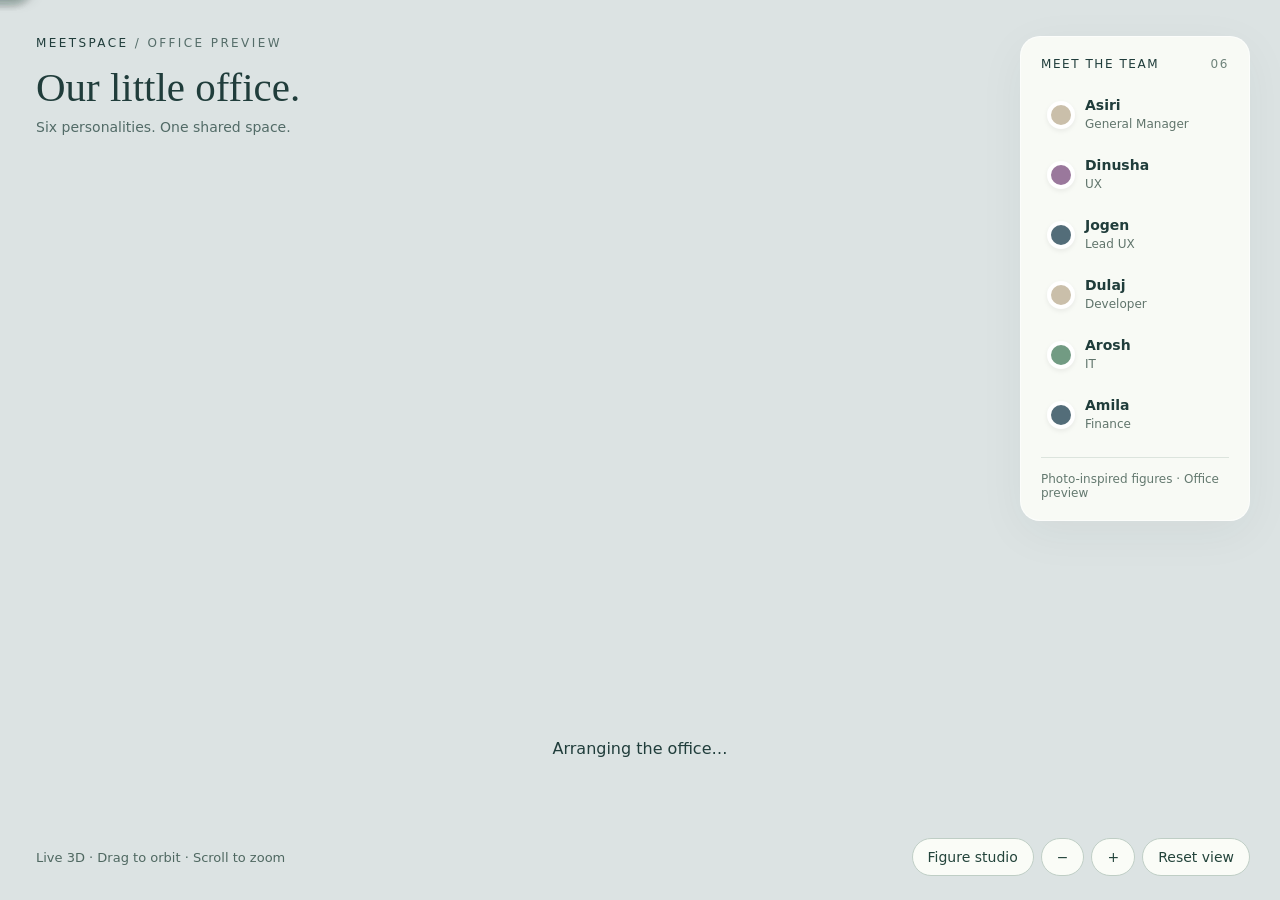
<file: index.html>
<!doctype html><html lang="en"><meta charset="utf-8"><meta name="viewport" content="width=device-width,initial-scale=1"><meta http-equiv="refresh" content="0;url=studio/office.html?office"><title>MeetSpace</title><a href="studio/office.html?office">Enter the 3D office</a></html>
</file>
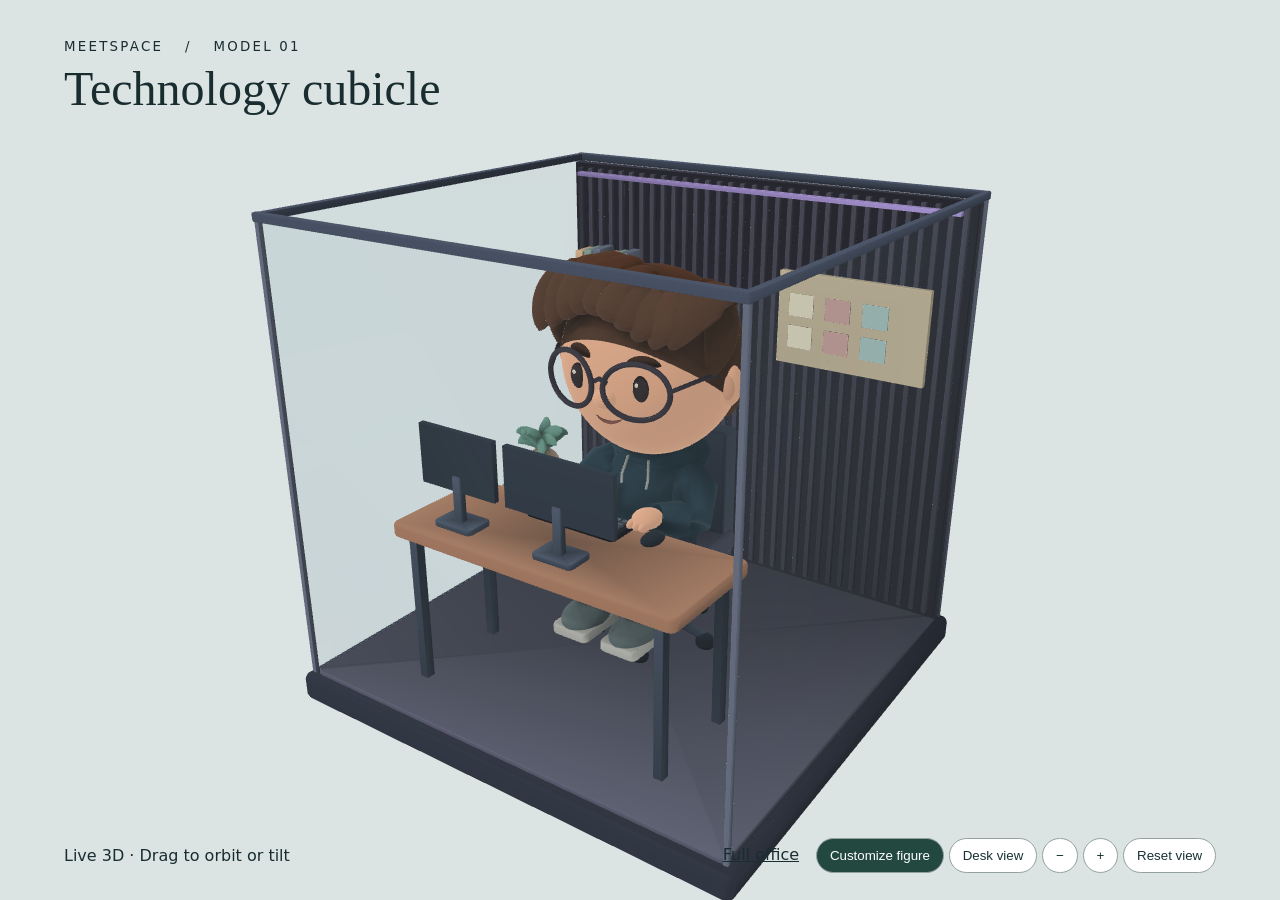
<file: studio/index.html>
<!doctype html><html lang="en"><meta charset="utf-8"><meta name="viewport" content="width=device-width, initial-scale=1"><title>MeetSpace · Technology cubicle</title><style>*{box-sizing:border-box}body{margin:0;background:#dadfdf;color:#192d31;font:16px system-ui}canvas{display:block;width:100%;height:100dvh;touch-action:none;cursor:grab}header,footer{position:fixed;left:5vw;pointer-events:none}header{top:4vh}small{letter-spacing:.17em}h1{margin:.3rem 0;font:clamp(1.65rem,4vw,3rem) Georgia,serif}footer{bottom:3vh;right:5vw;display:flex;justify-content:space-between;align-items:center;gap:.6rem;flex-wrap:wrap}button{background:#fff;color:#193135;border:1px solid #93a19e;border-radius:20px;padding:.55rem .8rem;pointer-events:auto;cursor:pointer}#status{position:fixed;top:48%;left:10%;right:10%;text-align:center}p{margin:.4rem 0}#turntable{height:100dvh;width:100%;display:grid;place-items:center;overflow:hidden;touch-action:none;cursor:grab;background:#dfe4e3}#turntable img{width:min(100vw,94dvh);pointer-events:none}canvas{position:absolute;inset:0;visibility:hidden}header,footer{z-index:2}#status{top:auto;bottom:12%;font-size:.9rem}[hidden]{display:none!important}#customize,#saveLook{background:#234840;color:white}#wardrobe{position:fixed;right:16px;top:16px;width:280px;max-height:calc(100dvh - 130px);overflow:auto;background:#fafbf6;border:1px solid #bbc7c0;border-radius:16px;padding:16px;z-index:3;box-sizing:border-box}#wardrobe h2{font:1.6rem Georgia;margin:0 0 12px}#fields{display:grid;gap:8px}#fields label{display:grid;gap:3px;font-size:.78rem;color:#3e5453}select{width:100%;padding:5px 8px;background:white;color:#193135;border:1px solid #b6c4bd;border-radius:6px;font:inherit;font-size:.9rem}#note{font-size:.78rem;margin:10px 0}body.editing canvas{width:calc(100% - 300px)}@media(max-width:700px){body.editing canvas{width:100%;height:53dvh}#wardrobe{top:53dvh;left:0;right:0;bottom:0;width:auto;max-height:none;border-radius:14px 14px 0 0;padding:12px 16px}#fields{grid-template-columns:1fr 1fr}.editing footer{display:none}.editing header{top:1vh}.editing h1{font-size:1.2rem}}</style><link rel="stylesheet" href="./atelier.css?v=5"><div id="turntable" tabindex="0" aria-label="Cubicle turntable"><img src="./angles/00.webp" alt="Seated teammate inside the glass workstation"></div><canvas id="view" tabindex="0" aria-label="Interactive glass cubicle. Drag or use arrow keys to rotate. Use plus and minus to zoom."></canvas><header><small>MEETSPACE　 /　 MODEL 01</small><h1>Technology cubicle</h1></header><p id="status" role="status">Opening the 3D model…</p><aside id="wardrobe" hidden aria-label="Figure customization"><div class="panelTop"><small>MEETSPACE / ATELIER</small><h2>Figure studio</h2><div id="categories" aria-label="Customization categories"></div></div><div id="fields"></div><div class="actions"><p id="note" role="status">Preview your look, then save it.</p><button id="saveLook">Save look</button> <button id="done">Back to room</button></div></aside><footer><span>Live 3D · Drag to orbit or tilt</span><div><a href="./office.html?office" style="pointer-events:auto;color:inherit;margin-right:12px">Full office</a> <button id="customize" hidden aria-expanded="false" aria-controls="wardrobe">Customize figure</button> <button id="desk">Desk view</button> <button id="minus" aria-label="Zoom out">−</button> <button id="plus" aria-label="Zoom in">+</button> <button id="reset">Reset view</button></div></footer><script type="module" src="./viewer.js?v=6"></script></html>
</file>
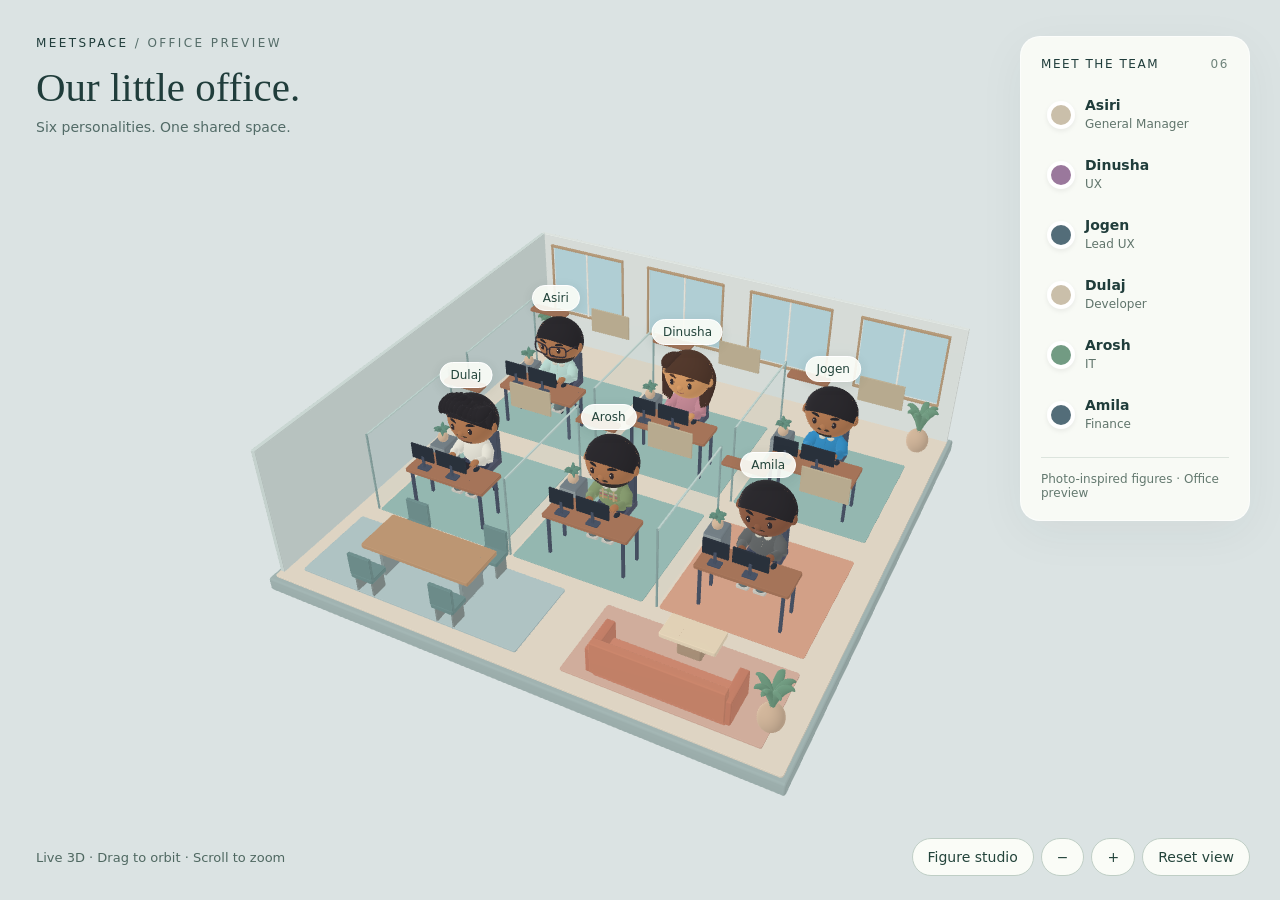
<file: studio/office.html>
<!doctype html>
<html lang="en"><head><meta charset="utf-8"><meta name="viewport" content="width=device-width,initial-scale=1"><title>MeetSpace · Our little office</title><link rel="stylesheet" href="office.css"></head>
<body><canvas tabindex="0" aria-label="3D office with six team members. Drag or use arrow keys to orbit; plus and minus to zoom."></canvas>
<header><a href="./?v=6" class="brand">MEETSPACE <span> / OFFICE PREVIEW</span></a><h1>Our little office.</h1><p>Six personalities. One shared space.</p></header>
<aside id="directory" aria-label="Team members"><div class="section-title">MEET THE TEAM <span>06</span></div><div id="people"></div><p class="disclaimer">Photo-inspired figures · Office preview</p></aside>
<div id="pins" aria-label="Teammates in the office"></div>
<article id="profile" hidden aria-live="polite"><button id="close" aria-label="Close profile">×</button><small id="team"></small><h2 id="name"></h2><p id="role"></p><p id="bio"></p><a id="edit" href="./?v=6">Customize a base figure</a></article>
<p id="status" role="status">Arranging the office…</p>
<footer><span>Live 3D · Drag to orbit · Scroll to zoom</span><div><a href="./?v=6">Figure studio</a><button id="minus" aria-label="Zoom out">−</button><button id="plus" aria-label="Zoom in">+</button><button id="reset">Reset view</button></div></footer>
<div hidden><div id="turntable"></div><button id="desk"></button><button id="customize"></button><div id="wardrobe"></div></div>
<script type="module" src="office-ui.js?v=8"></script><script type="module" src="viewer.js?v=8"></script></body></html>
</file>
<file: studio/atelier.css>
#wardrobe{width:345px;max-height:min(790px,calc(100dvh - 105px));padding:0;border:1px solid #c6cec7;border-radius:22px;background:#fafaf5;box-shadow:0 14px 50px #233c3024;display:flex;flex-direction:column}body.editing canvas{width:calc(100% - 365px)}.panelTop{padding:20px 19px 12px}.panelTop small{font:600 10px/1.4 system-ui;letter-spacing:.16em;color:#50665f}#wardrobe h2{margin:5px 0 14px;font:2.05rem/1 Georgia,serif}#categories{display:flex;gap:3px;padding:3px;border-radius:12px;background:#e7ebe5}#categories button{flex:1;border:0;background:transparent;color:#486057;font-weight:600;padding:9px 3px;border-radius:9px}#categories button[aria-pressed=true]{background:white;color:#193c32;box-shadow:0 1px 4px #23392f25}#fields{display:block;overflow:auto;min-height:0;padding:0 18px 6px}fieldset{border:0;margin:4px 0 16px;padding:0;min-width:0}legend{display:block;width:100%;margin:0 0 8px;padding:0;font-size:13px;font-weight:650}legend span{float:right;color:#62736b;font-weight:400}.swatches,.tiles{display:grid;gap:6px}.swatches{grid-template-columns:repeat(6,1fr)}.swatches button{position:relative;background:var(--tone);border:2px solid #fff;height:34px;border-radius:10px;box-shadow:0 0 0 1px #c8cdc5}.swatches [aria-pressed=true]{box-shadow:0 0 0 2px #265746}.tiles{grid-template-columns:repeat(3,1fr)}.tiles button{background:#f1f3ed;border:1px solid #d6dcd2;border-radius:12px;padding:5px 4px;display:grid;align-content:start;justify-items:center;gap:3px;font:12px/1.3 system-ui;color:#243a31}.tiles img,.empty{width:100%;height:48px;object-fit:contain;mix-blend-mode:multiply}.empty{display:grid;place-content:center;font-size:25px;color:#69796f}.tiles [aria-pressed=true]{background:#e4efe5;border-color:#286349;box-shadow:inset 0 0 0 1px #286349}#wardrobe .actions{border-top:1px solid #d9ded5;padding:10px 18px 14px}#wardrobe #note{margin:0 0 8px;color:#466254}button:focus-visible{outline:3px solid #127394;outline-offset:3px}@media(hover:hover) and (prefers-reduced-motion:no-preference){button{transition:transform .14s,background-color .14s,box-shadow .14s}button:hover{transform:translateY(-2px)}button:active{transform:scale(.96)}}@media(max-width:700px){#wardrobe{width:auto;top:47dvh;max-height:none;border-radius:20px 20px 0 0}.panelTop{padding:10px 15px 6px}.panelTop small{display:none}#wardrobe h2{font-size:1.4rem;margin:0 0 6px}body.editing canvas{width:100%;height:47dvh}#fields{padding-top:5px}.tiles{grid-template-columns:repeat(auto-fit,minmax(65px,1fr))}.tiles img,.empty{height:40px}.actions{background:#fafaf5}}
</file>
<file: studio/office.css>
*{box-sizing:border-box}body{margin:0;background:#dce3e3;color:#203d3b;font:16px system-ui,sans-serif}canvas{position:absolute;inset:0;display:block;width:100%;height:100dvh;touch-action:none;cursor:grab;visibility:hidden}canvas:active{cursor:grabbing}header{position:fixed;top:32px;left:36px;pointer-events:none}a,button{touch-action:manipulation}header a{pointer-events:auto}.brand{font-size:12px;letter-spacing:.2em;text-decoration:none;color:inherit}.brand span{color:#556d69}h1{font:clamp(28px,3.2vw,48px) Georgia,serif;margin:12px 0 8px}header p{color:#526b67;font-size:14px;margin:0}#directory{position:fixed;top:36px;right:30px;width:230px;background:#fafcf7ed;border:1px solid #fff9;padding:20px;border-radius:20px;box-shadow:0 12px 48px #28433c0d}.section-title{font-size:12px;letter-spacing:.13em;display:flex;justify-content:space-between;margin-bottom:16px}.section-title span{color:#6f837b}#people{display:grid;gap:5px}.person{display:flex;align-items:center;gap:10px;border:0;text-align:left;padding:10px 6px;background:transparent;border-radius:10px;color:inherit;cursor:pointer;font:inherit}.person:hover,.person[aria-pressed=true]{background:#e2ece5}.person b{display:block;font-size:14px;font-weight:600}.person small{font-size:12px;color:#60746b}.swatch{width:28px;height:28px;flex:none;border:4px solid #fff;border-radius:50%;box-shadow:0 2px 5px #0001}.disclaimer{font-size:12px;color:#64796f;border-top:1px solid #dce4dd;padding-top:14px;margin:15px 0 0}footer{position:fixed;bottom:24px;left:36px;right:30px;display:flex;justify-content:space-between;align-items:center;gap:14px;pointer-events:none}footer span{font-size:13px;color:#4f6861}footer div{display:flex;gap:7px}button,footer a,#edit{pointer-events:auto;border:1px solid #bfcec5;background:#fafcf7;color:#23443b;border-radius:24px;padding:10px 15px;font:inherit;font-size:14px;text-decoration:none;cursor:pointer}button:hover,footer a:hover,#edit:hover{background:#e8f0e8}button:focus-visible,a:focus-visible,canvas:focus-visible{outline:3px solid #2f7769;outline-offset:3px}#pins{position:absolute;inset:0;pointer-events:none;overflow:hidden}.pin{position:absolute;transform:translate(-50%,-100%);padding:5px 10px;font-size:12px;border:1px solid #ffffff;background:#fbfdf8e8;box-shadow:0 3px 12px #203d3b1c;white-space:nowrap}.pin[aria-pressed=true]{background:#23483d;color:#fff}#profile{position:fixed;left:36px;bottom:90px;width:280px;background:#fafcf7f5;padding:24px;border-radius:20px;box-shadow:0 15px 50px #203d3b1a}#profile small{font-size:11px;letter-spacing:.1em;text-transform:uppercase;color:#5d7968}#profile h2{font:28px Georgia;margin:10px 0 4px}#role{font-size:14px;color:#577164;margin:0}#bio{font-size:14px;line-height:1.5;margin:16px 0 24px}#edit{display:inline-block;font-size:13px;background:#23483d;color:white}#close{position:absolute;right:9px;top:9px;border:0;background:transparent;font-size:20px;padding:0 6px}#status{position:fixed;bottom:14%;width:100%;text-align:center;pointer-events:none}[hidden]{display:none!important}@media(max-width:800px){header{top:20px;left:20px}#directory{top:auto;bottom:85px;left:16px;right:16px;width:auto;padding:12px}.section-title,.disclaimer{display:none}#people{display:flex;overflow-x:auto;gap:8px}.person{flex:none;padding:7px}.person small{display:none}.person b{font-size:12px}.swatch{width:20px;height:20px;border-width:3px}footer{left:16px;right:16px;bottom:20px;justify-content:center}footer span{display:none}#profile{left:16px;bottom:165px;width:260px}header p{font-size:12px}.brand{font-size:10px}.pin{font-size:10px;padding:4px 7px}}
</file>
